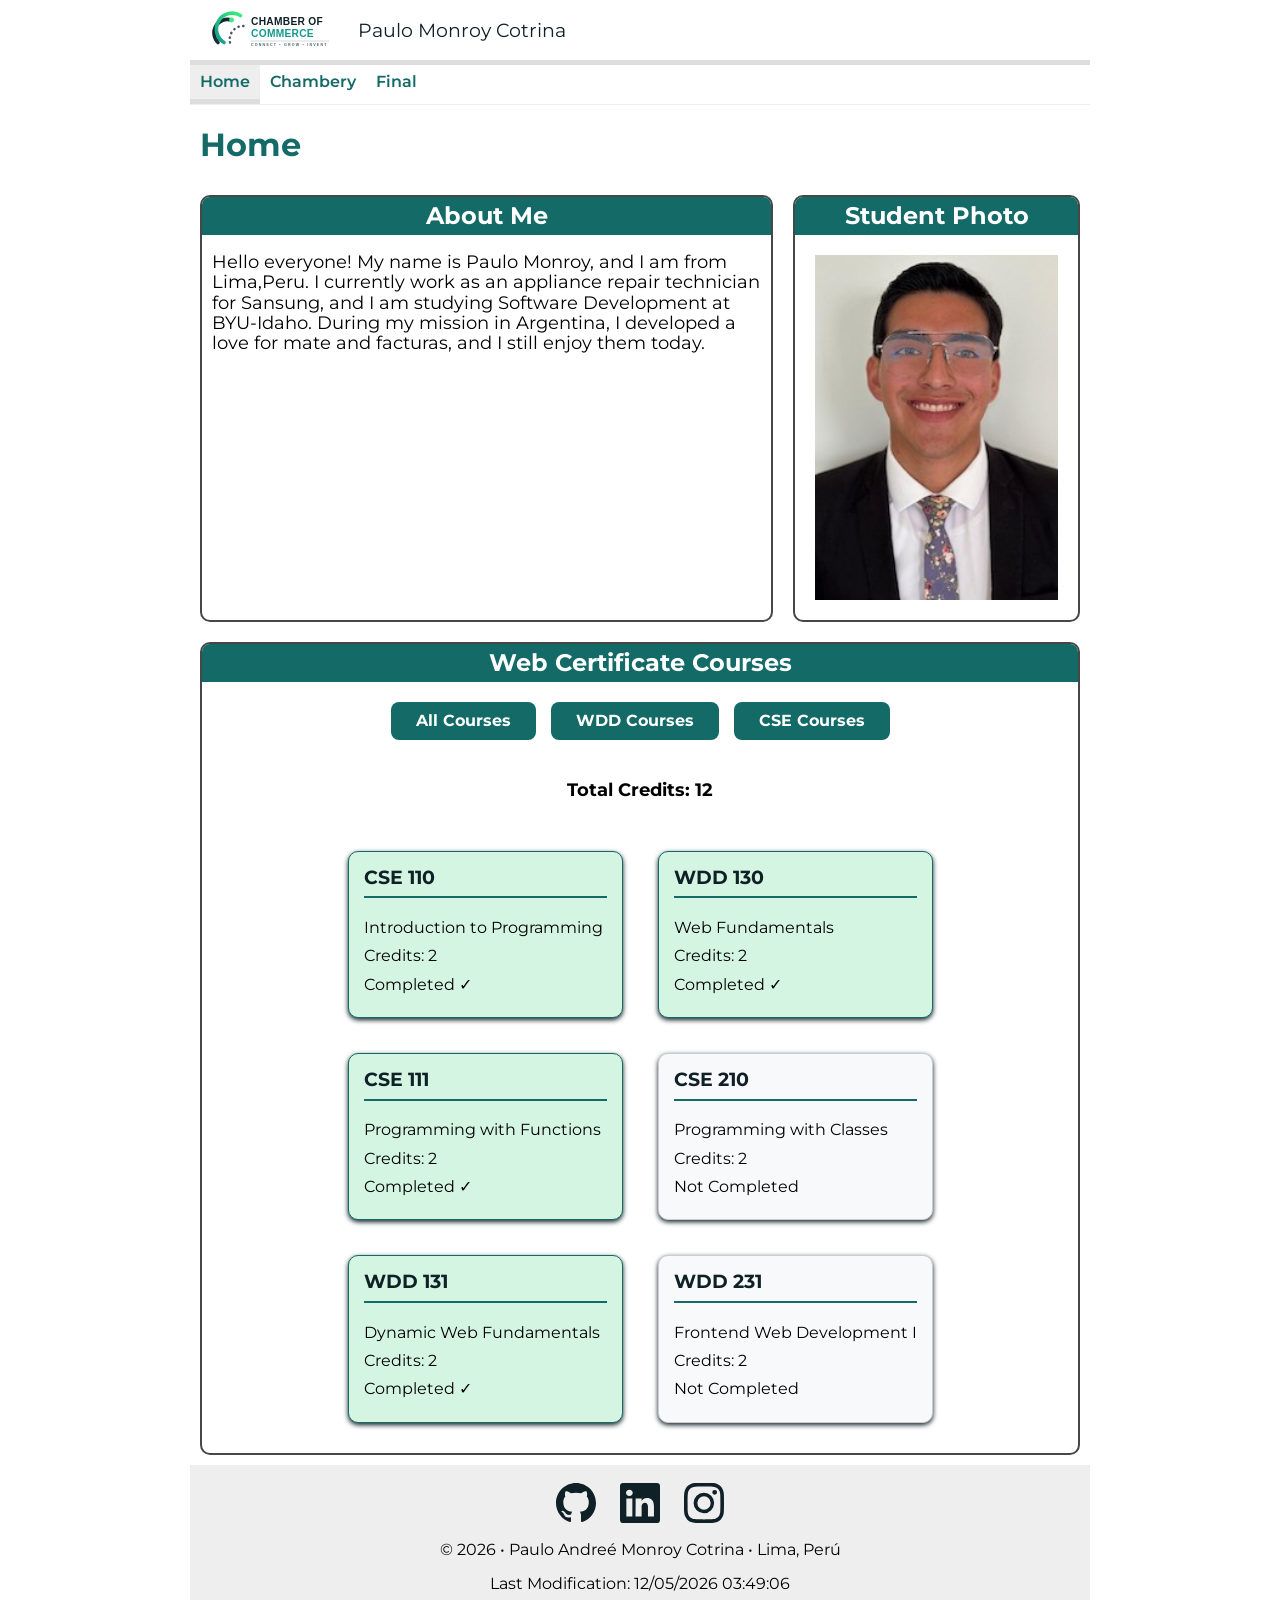
<file: index.html>
<!DOCTYPE html>
<html lang="en">
<head>
    <meta charset="UTF-8">
    <meta name="viewport" content="width=device-width, initial-scale=1.0">
    <title>WDD 231 - My Chamber of Commerce</title>
    <meta name="description" content="Discover local businesses, community events, and business opportunities. Connect with our local community and explore what our city has to offer.">
    <meta name="author" content="Paulo Andree Monroy Cotrina">

    <meta property="og:type" content="website">
    <meta property="og:url" content="https://paulomonroyc.github.io/wdd231/">
    <meta property="og:title" content="WDD 231 - My Chamber of Commerce">
    <meta property="og:description" content="Discover local businesses, community events, and business opportunities. Connect with our local community and explore what our city has to offer.">
    <meta property="og:image" content="https://PauloMonroyC.github.io/wdd231/images/og-image.jpg">

    <link rel="stylesheet" href="styles/normalize.css">
    <link rel="stylesheet" href="styles/small.css">
    <link rel="stylesheet" href="styles/larger.css">

    <script src="scripts/navigation.js" defer></script>
    <script src="scripts/date.js" defer></script>
    <script src="scripts/course.js" defer></script>

    <link rel="preconnect" href="https://fonts.googleapis.com">
    <link rel="preconnect" href="https://fonts.gstatic.com" crossorigin>
    <link href="https://fonts.googleapis.com/css2?family=Google+Sans:ital,opsz,wght@0,17..18,400..700;1,17..18,400..700&family=Montserrat:ital,wght@0,100..900;1,100..900&display=swap" rel="stylesheet">
    
    <link rel="icon" href="images/favicon.ico">

</head>

<body>
    <header>
        <img src="images/logo_chamber_of_commerce.svg" alt="site-logo" width="100" height="100">
        <div class="spanname">
            <span>Paulo Monroy Cotrina</span>
        </div>
       
        <button id="ham-btn" class="hamburguer" aria-label="Toggle navigation menu" aria-expanded="false"    ></button>
    </header>

    <nav id="nav-bar" class="navigation">
        <ul>
            <li class="current"><a href="index.html" aria-current="page">Home</a></li>
            <li><a href="chamber.html">Chambery</a></li>
            <li><a href="final.html">Final</a></li>
        </ul>
    </nav>
    <main>
        <h1>Home</h1>
        <div class="grid">
            <section class="card1">
            <h2 class="aboutme">About Me</h2>
            <p>Hello everyone! My name is Paulo Monroy, and I am from Lima,Peru. I currently work as an appliance repair technician for Sansung, and I am studying Software Development at BYU-Idaho. During my mission in Argentina, I developed a love for mate and facturas, and I still enjoy them today.</p>

            </section>
            <section class="card2">
                <h2>Student Photo</h2>
                <div class="img-profile">
                    <img src="images/profile.jpg" alt="Hello everyone! My name is Paulo Monroy" width="200">

                </div>

            </section>
            
            
        </div>
    <div class="grid2">
        <section class="card3">
            <h2>Web Certificate Courses</h2>
            <div class="course-filters">
                <button id="all">All Courses</button>
                <button id="wdd">WDD Courses</button>
                <button id="cse">CSE Courses</button>

            </div>
            <p id="credit-total"></p>
            <div id="course-container"></div>
        </section>
    </div>
        

    </main>
    <footer>
        <div class="social">
            <a href="https://github.com/PauloMonroyC" target="_blank"><img src="images/github.svg" alt="Git Hub profile" width="16" height="16"></a>
            <a href="https://www.linkedin.com/in/paulo-monroy-166b49391/" target="_blank"><img src="images/linkedin.svg" alt="Linkedin profile" width="16" height="16"></a>
            <a href="https://www.instagram.com/paulomonroy_4/" target="_blank"><img src="images/instagram.svg" alt="Instagram profile" width="16" height="16"></a>
        </div>

        <p>&copy; <span id="currentyear"></span> • Paulo Andreé Monroy Cotrina • Lima, Perú</p>
        <p id="lastModified"></p>
    </footer>
</body>
</html>
</file>
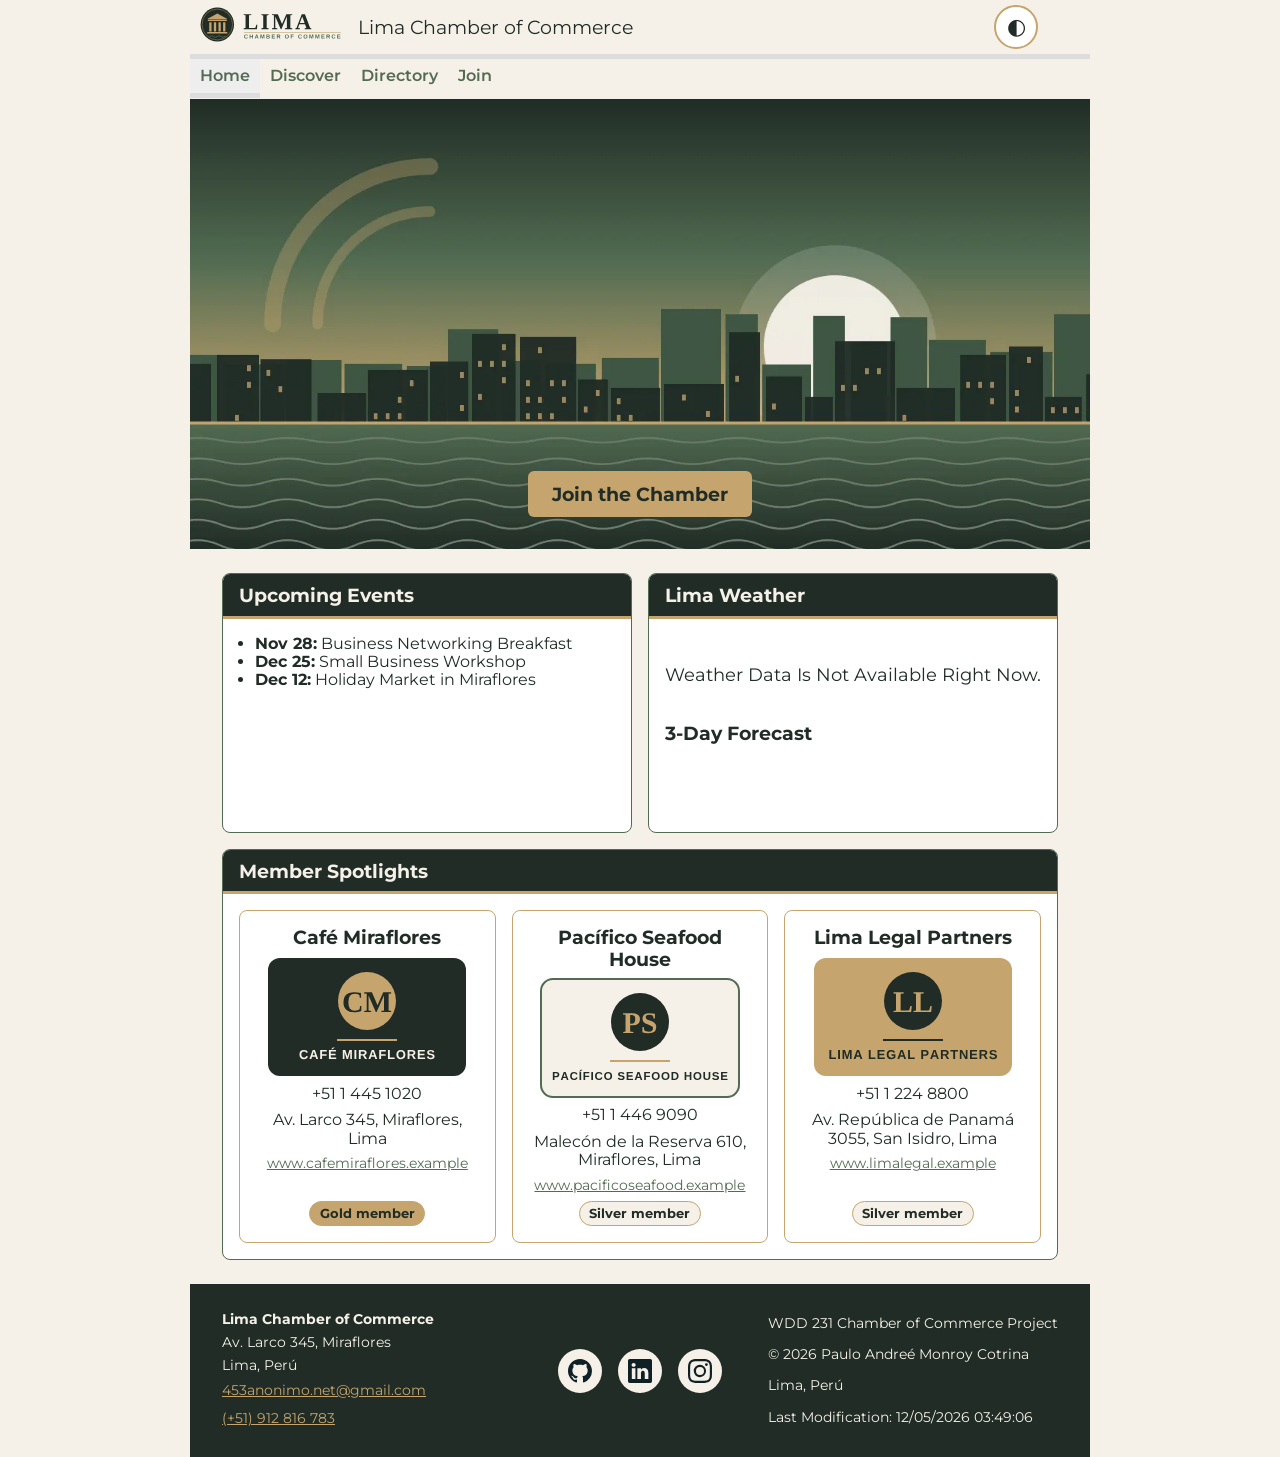
<file: chamber/index.html>
<!DOCTYPE html>
<html lang="en">
<head>
    <meta charset="UTF-8">
    <meta name="viewport" content="width=device-width, initial-scale=1.0">
    <title>Discover Local Businesses in Our Community</title>
    <meta name="description" content="Welcome to the Lima Chamber of Commerce. Connect with local businesses, check the weather, discover upcoming events, and join our growing community.">
    <meta name="author" content="Paulo Andree Monroy Cotrina">

    <meta property="og:type" content="website">
    <meta property="og:url" content="https://paulomonroyc.github.io/wdd231/chamber/index.html">
    <meta property="og:title" content="Discover Local Businesses in Our Community">
    <meta property="og:description" content="Welcome to the Lima Chamber of Commerce. Connect with local businesses, check the weather, discover upcoming events, and join our growing community.">
    <meta property="og:image" content="https://paulomonroyc.github.io/wdd231/chamber/images/og-image.jpg">
    <meta property="og:image:width" content="1200">
    <meta property="og:image:height" content="630">
    <meta property="og:image:alt" content="Lima Chamber of Commerce, connecting local businesses">

    <link rel="stylesheet" href="styles/normalize.css">
    <link rel="stylesheet" href="styles/small.css">
    <link rel="stylesheet" href="styles/larger.css">
    
    <script src="scripts/spotlights.js" defer></script>
    <script src="scripts/weather.js" defer></script>
    <script src="scripts/navigation.js" defer></script>
    <script src="scripts/date.js" defer></script>
    <script src="scripts/darkmode.js" defer></script>

    <link rel="preconnect" href="https://fonts.googleapis.com">
    <link rel="preconnect" href="https://fonts.gstatic.com" crossorigin>
    <link rel="stylesheet" href="https://fonts.googleapis.com/css2?family=Montserrat&display=swap">

    <link rel="icon" href="images/favicon1.ico">

    <link rel="canonical" href="https://paulomonroyc.github.io/wdd231/chamber/index.html">

</head>

<body>
    <a class="skip-link" href="#main">Skip to main content</a>
    <header>
        <img src="images/logo-horizontal.svg" alt="Lima Chamber of Commerce logo" width="260" height="60">
        <div class="spanname">
            <span>Lima Chamber of Commerce</span>  
        </div>
        <button id="theme-toggle" class="theme-toggle" aria-label="Toggle dark mode" aria-pressed="false">◐</button>
        <button id="ham-btn" class="hamburguer" aria-label="Toggle navigation menu" aria-expanded="false"></button>
    </header>
    
    <nav id="nav-bar" class="navigation">
        <ul>
            <li class="current"><a href="index.html" aria-current="page">Home</a></li>
            <li><a href="discover.html">Discover</a></li>
            <li><a href="directory.html">Directory</a></li>
            <li><a href="join.html">Join</a></li>
            
        </ul>
    </nav>
    
    
    <main id="main">
        <h1 class="visually-hidden">Welcome to the Lima Chamber of Commerce</h1>
        <div class="hero">
            <img src="images/hero.webp" 
            srcset="images/hero-small.webp 600w, images/hero.webp 1200w"
            sizes="100vw"
            alt="Sunset over the Lima skyline and the Pacific Ocean"
            width="1200" height="600"
            fetchpriority="high">
            <a href="join.html" class="cta">Join the Chamber</a>
        </div>

        <div class="home-grid">
            <section class="home-card" id="events">
                <h2>Upcoming Events</h2>
                <ul>
                    <li><strong>Nov 28:</strong> Business Networking Breakfast</li>
                    <li><strong>Dec 25:</strong> Small Business Workshop</li>
                    <li><strong>Dec 12:</strong> Holiday Market in Miraflores</li>
                    
                </ul>
            </section>

            <section class="home-card" id="weather">
                <h2>Lima Weather</h2>
                <div class="weather-now">
                    <img id="weather-icon" src="[data-uri]"  
                     alt="" width="100" height="100" hidden>
                    <p><span id="current-temp"></span> <span id="weather-desc"></span></p>
                </div>     

                <h3>3-Day Forecast</h3>          
                <ul id="forecast"></ul> 
            </section>
            
            <section class="home-card" id="spotlights-section">
                <h2>Member Spotlights</h2>
                <div id="spotlights"></div>
            </section>

        </div>
    </main>

    <footer>
         <div class="footer-contact">
            <address>
                <strong>Lima Chamber of Commerce</strong><br>
                Av. Larco 345, Miraflores<br>
                Lima, Perú<br>
                <a href="mailto:453anonimo.net@gmail.com">453anonimo.net@gmail.com</a>
                <a href="tel:+51912816783">(+51) 912 816 783</a>
            </address>
        </div>
         <div class="social">
            <a href="https://github.com/PauloMonroyC" target="_blank"><img src="images/github.svg" alt="Git Hub profile" width="24" height="24"></a>
            <a href="https://www.linkedin.com/in/paulo-monroy-166b49391/" target="_blank"><img src="images/linkedin.svg" alt="Linkedin profile" width="24" height="24"></a>
            <a href="https://www.instagram.com/paulomonroy_4/" target="_blank"><img src="images/instagram.svg" alt="Instagram profile" width="24" height="24"></a>
        </div>
        <div class="footer-info">
            <p>WDD 231 Chamber of Commerce Project</p>
            <p>&copy; <span id="currentyear"></span> Paulo Andreé Monroy Cotrina</p>
            <p>Lima, Perú</p>
            <p>Last Modification: <span id="lastModified"></span></p>
        </div>

    </footer>
</body>
</html>
</file>
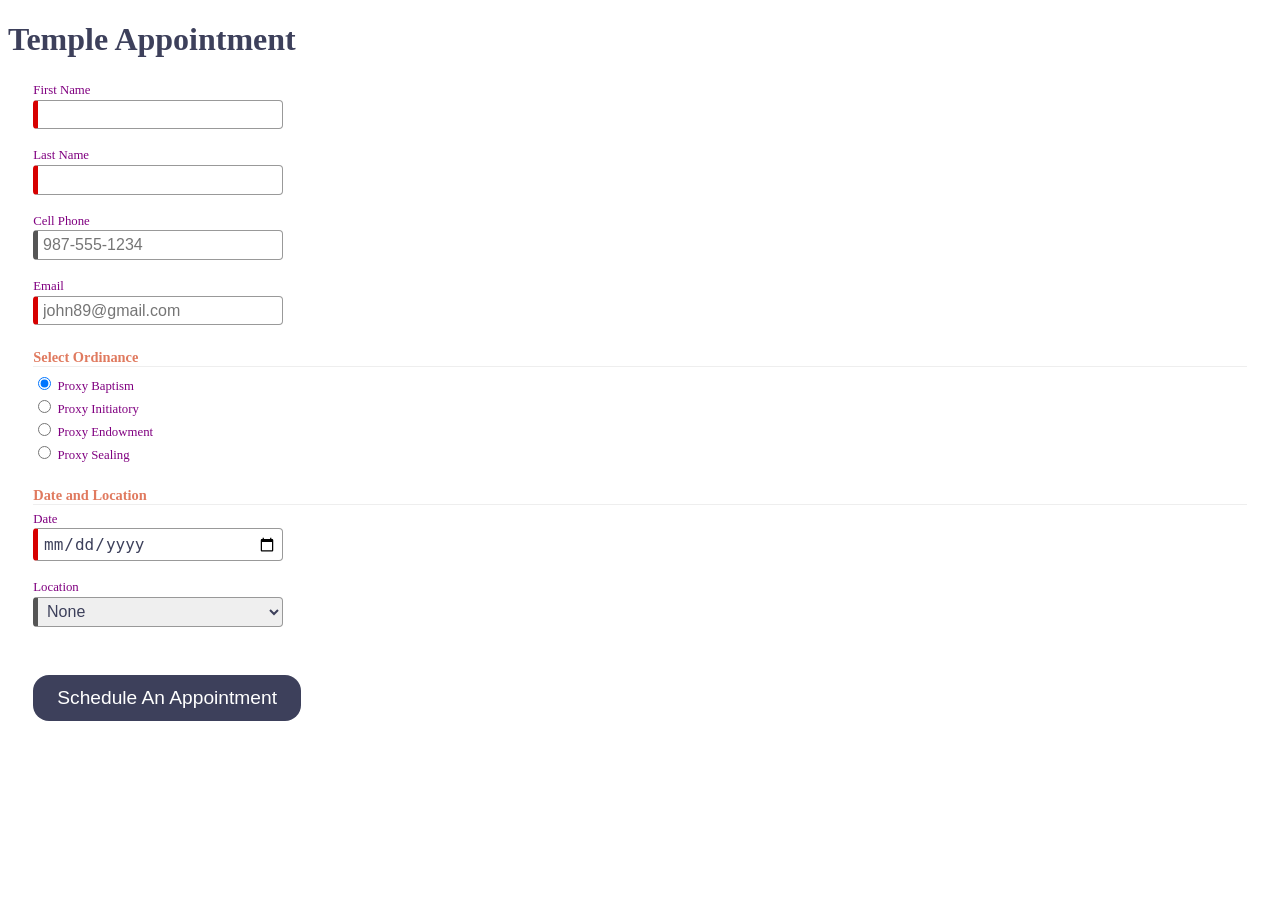
<file: week4/startHere/index.html>
<!DOCTYPE html>
<html lang="en">

<head>
  <meta charset="UTF-8">
  <meta name="viewport" content="width=device-width, initial-scale=1.0">
  <meta name="description" content="Web Lab Start File">
  <meta name="author" content="Paul Cheney">

  <link rel="stylesheet" href="styles/small.css">
  <link rel="stylesheet" href="styles/large.css">

  <title>Web Lab Start File</title>
</head>

<body>

  <main>
    <h1>Temple Appointment</h1>

    <form method="GET" action="thanks.html" class="designOne">
      <label>First Name <input type="text" name="first" required autocomplete="given-name" title="Your First Name"></label>
        <label>Last Name <input type="text" name="last" required autocomplete="family-name" title="Your Last Name"></label>
        <label>Cell Phone <input type="tel" name="phone"  autocomplete="tel" title="A Phone Number with dashes" placeholder="987-555-1234" ></label>
        <label>Email <input type="email" name="email" required placeholder="john89@gmail.com"  title="Your Email" autocomplete="email"></label>
  

        <h3>Select Ordinance</h3>
        <label><input type="radio" name="ordinance" value="Baptism" checked> Proxy Baptism</label>
        <label><input type="radio" name="ordinance" value="Initiatory"> Proxy Initiatory</label>
        <label><input type="radio" name="ordinance" value="Endowment"> Proxy Endowment</label>
        <label><input type="radio" name="ordinance" value="Sealing"> Proxy Sealing</label>

        
        <h3>Date and Location</h3>
        <label>Date <input type="date" name="date" required></label>

        <label>Location
          <select name="location" required>
            <option value="">None</option>
            <option value="Payson">Payson</option>
            <option value="Orem">Orem</option>
            <option value="Provo City Center">Provo City Center</option>
        </label>

        <input type="submit" value="Schedule An Appointment">
    </form>

    
  </main>

</body>
</html>
</file>
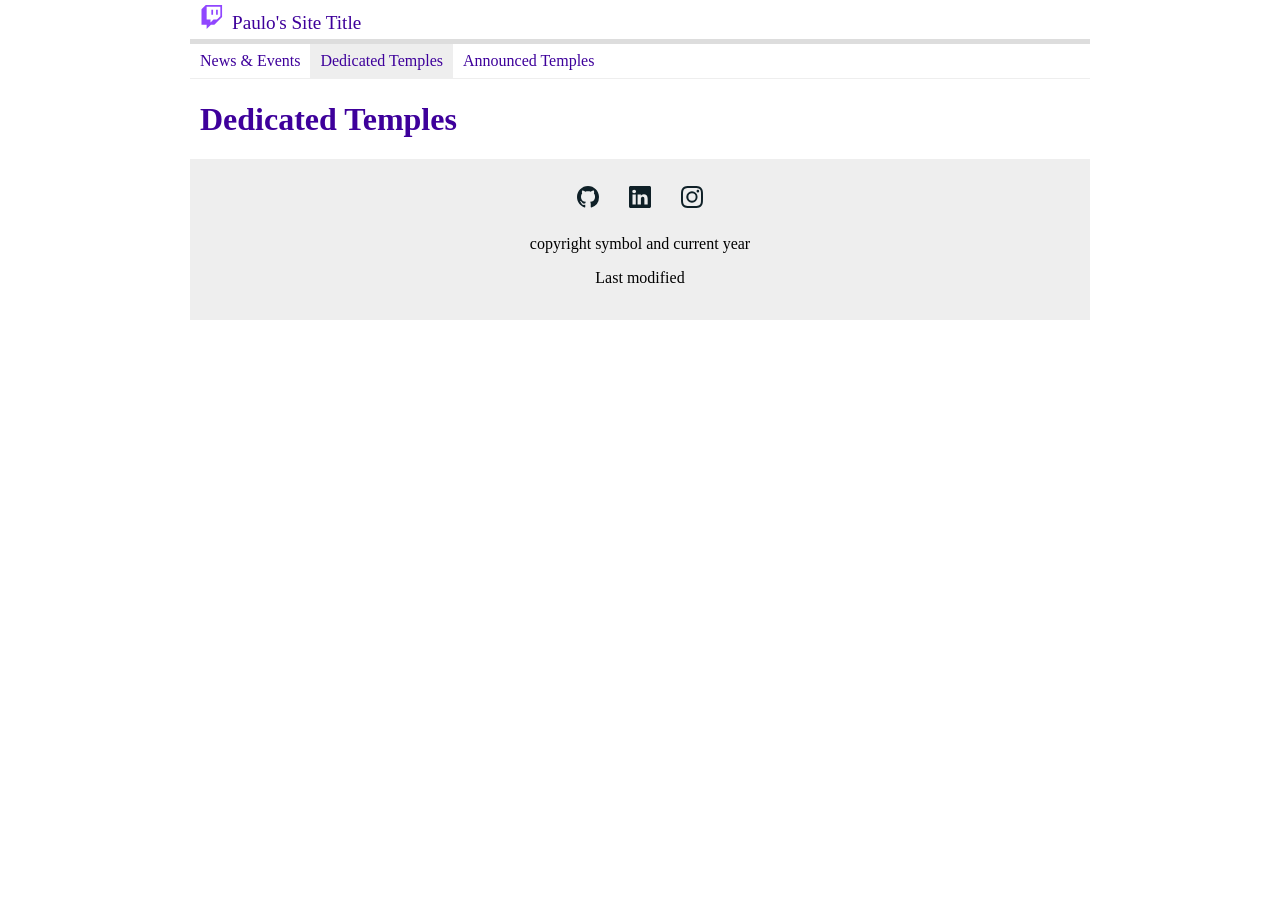
<file: index-demostration.html>
<!DOCTYPE html>
<html lang="en">
<head>
    <meta charset="UTF-8">
    <meta name="viewport" content="width=device-width, initial-scale=1.0">
    <title>Document</title>

    <link rel="stylesheet" href="styles/normalize.css">
    <link rel="stylesheet" href="styles/base-demostration.css">
    <link rel="stylesheet" href="styles/larger-demostration.css">

</head>
<body>
    <header>
        <img src="images/twitch.svg" alt="site-logo" width="16" height="16">
        <span>Paulo's Site Title</span>
        <button id="ham-btn" class="hamburguer"></button>
    </header>
    <nav id="nav-bar" class="navigation">
        <ul>
            <li ><a href="#" aria-current="page">News &amp; Events</a></li>
            <li class="current"><a href="#">Dedicated Temples</a></li>
            <li><a href="#">Announced Temples</a></li>
        </ul>
    </nav>
    
    <main>
        <h1>Dedicated Temples</h1>
    </main>
    <footer>
        <div class="social">
            <a href="https://github.com/PauloMonroyC" target="_blank"><img src="images/github.svg" alt="Git Hub profile" width="16" height="16"></a>
            <a href="https://www.linkedin.com/in/paulo-monroy-166b49391/" target="_blank"><img src="images/linkedin.svg" alt="Linkedin profile" width="16" height="16"></a>
            <a href="https://www.instagram.com/paulomonroy_4/" target="_blank"><img src="images/instagram.svg" alt="Instagram profile" width="16" height="16"></a>
        </div>
        <p>copyright symbol and current year</p>
        <p>Last modified</p>

    </footer>
    <script src="scripts/navigation.js"></script>
</body>
</html>
</file>
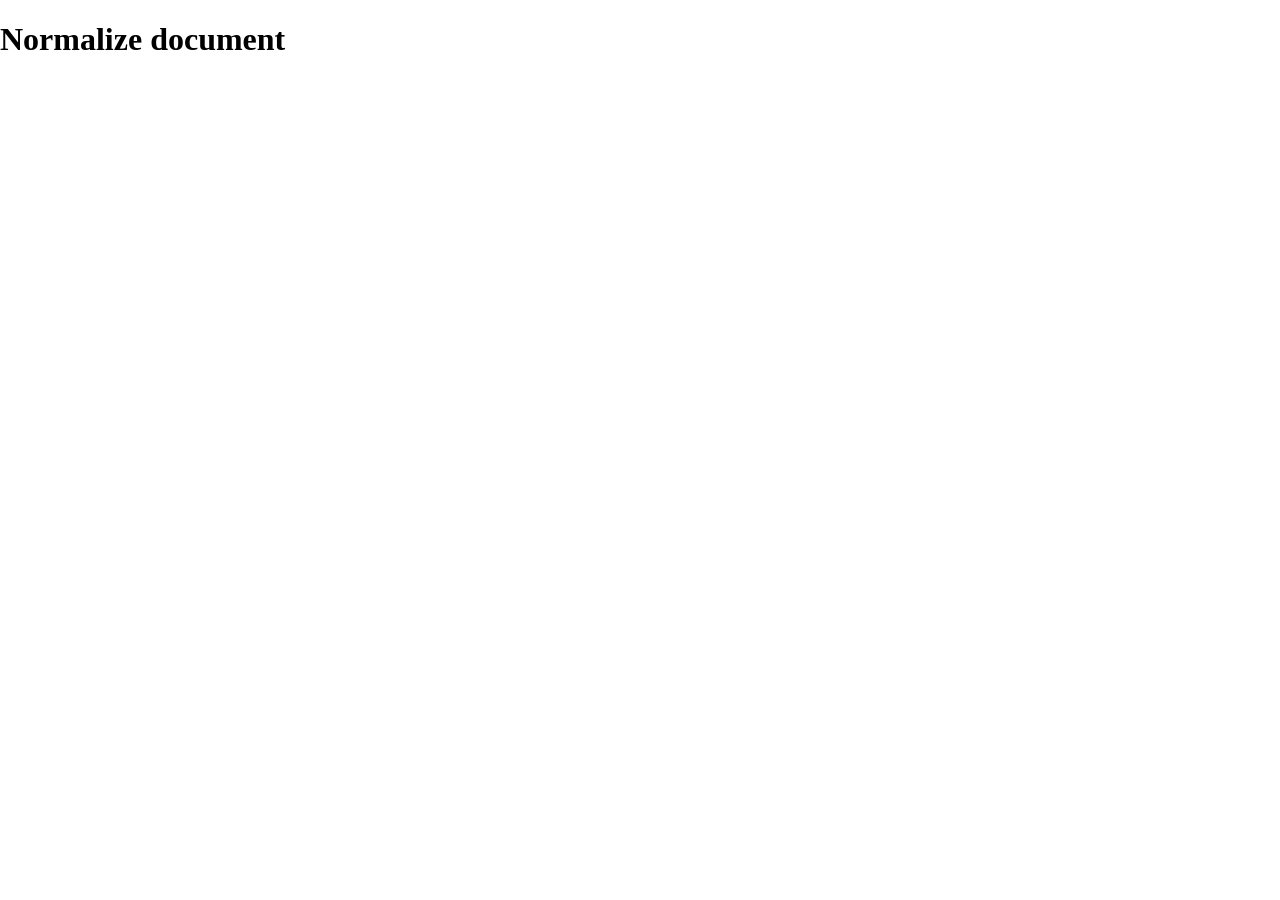
<file: normalize.html>
<!DOCTYPE html>
<html lang="en">
<head>
    <meta charset="UTF-8">
    <meta name="viewport" content="width=device-width, initial-scale=1.0">
    <title>normalize</title>
    <link rel="stylesheet" href="styles/normalize.css">
    <!-- ALTERNATIVE -> Content Delivery Network (CDN)
    <link rel="stylesheet" href="https://cdnjs.cloudflare.com/ajax/libs/normalize/8.0.1/normalize.min.css">
    -->
    
    <!--AT THE END or Right before the closing "body"-->
    <!--<script src="scripts/apps.js" defer></script>-->

</head>
<body>
    <header>
        <h1>Normalize document</h1>
    </header>
    <main></main>
    <footer></footer>
    <!--<script src="scripts/apps.js" defer></script>-->

</body>
</html>
</file>
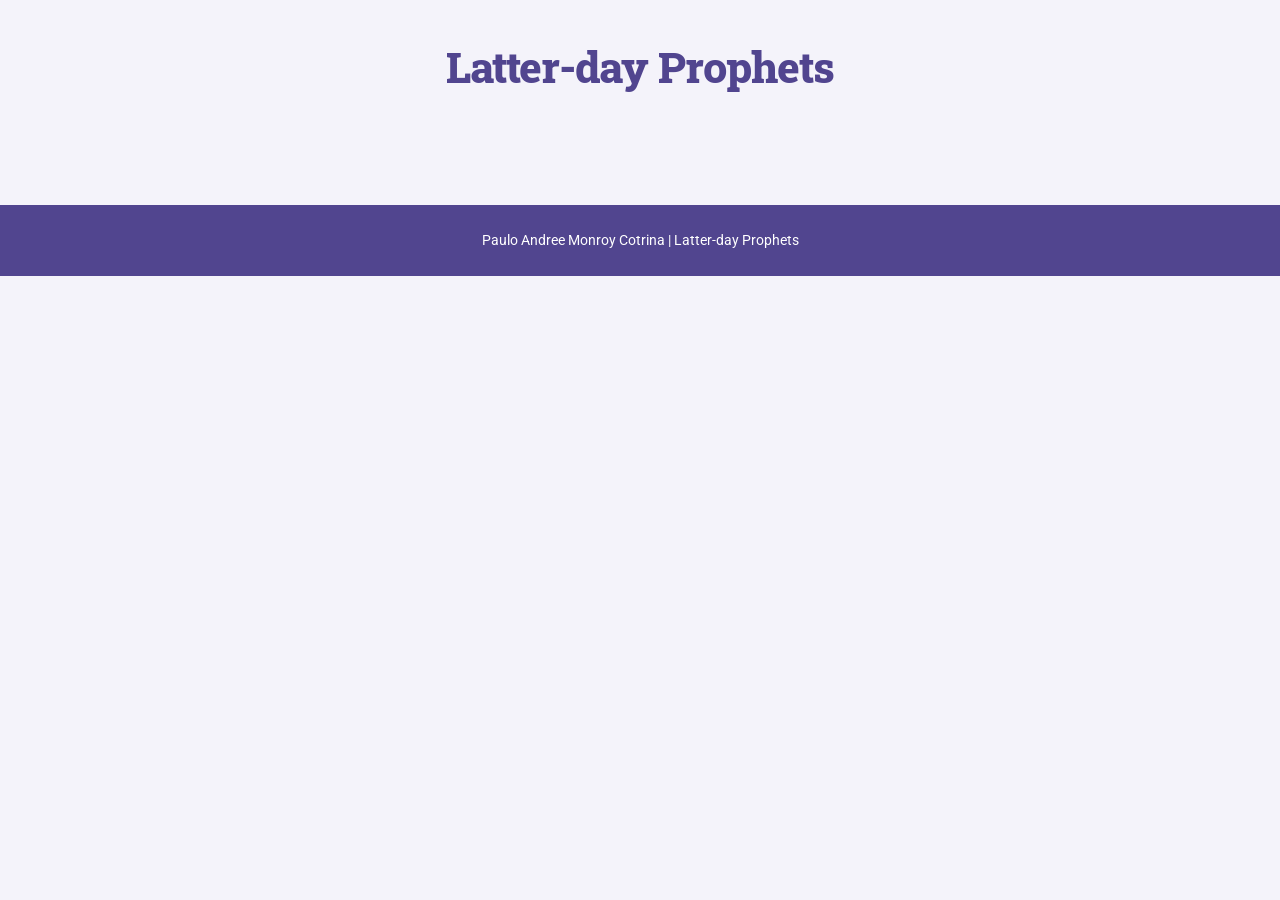
<file: prophets.html>
<!DOCTYPE html>
<html lang="en">
<head>
    <meta charset="UTF-8">
    <meta name="viewport" content="width=device-width, initial-scale=1.0">
    <title>Latter-day Prophets Assignment</title>
    <meta name="description" content="">
    <meta name="author" content="Paulo Andree Monroy Cotrina">


    <link rel="stylesheet" href="styles/prophets.css">
    
    <script src="scripts/prophets.js" defer></script>


</head>

<body>
    <header>
        <h1>Latter-day Prophets</h1>
    </header>
    <main>
        <div id="cards">
        
        </div>
    </main>
    <footer>
        Paulo Andree Monroy Cotrina | Latter-day Prophets
    </footer>
</body>
</html>
</file>
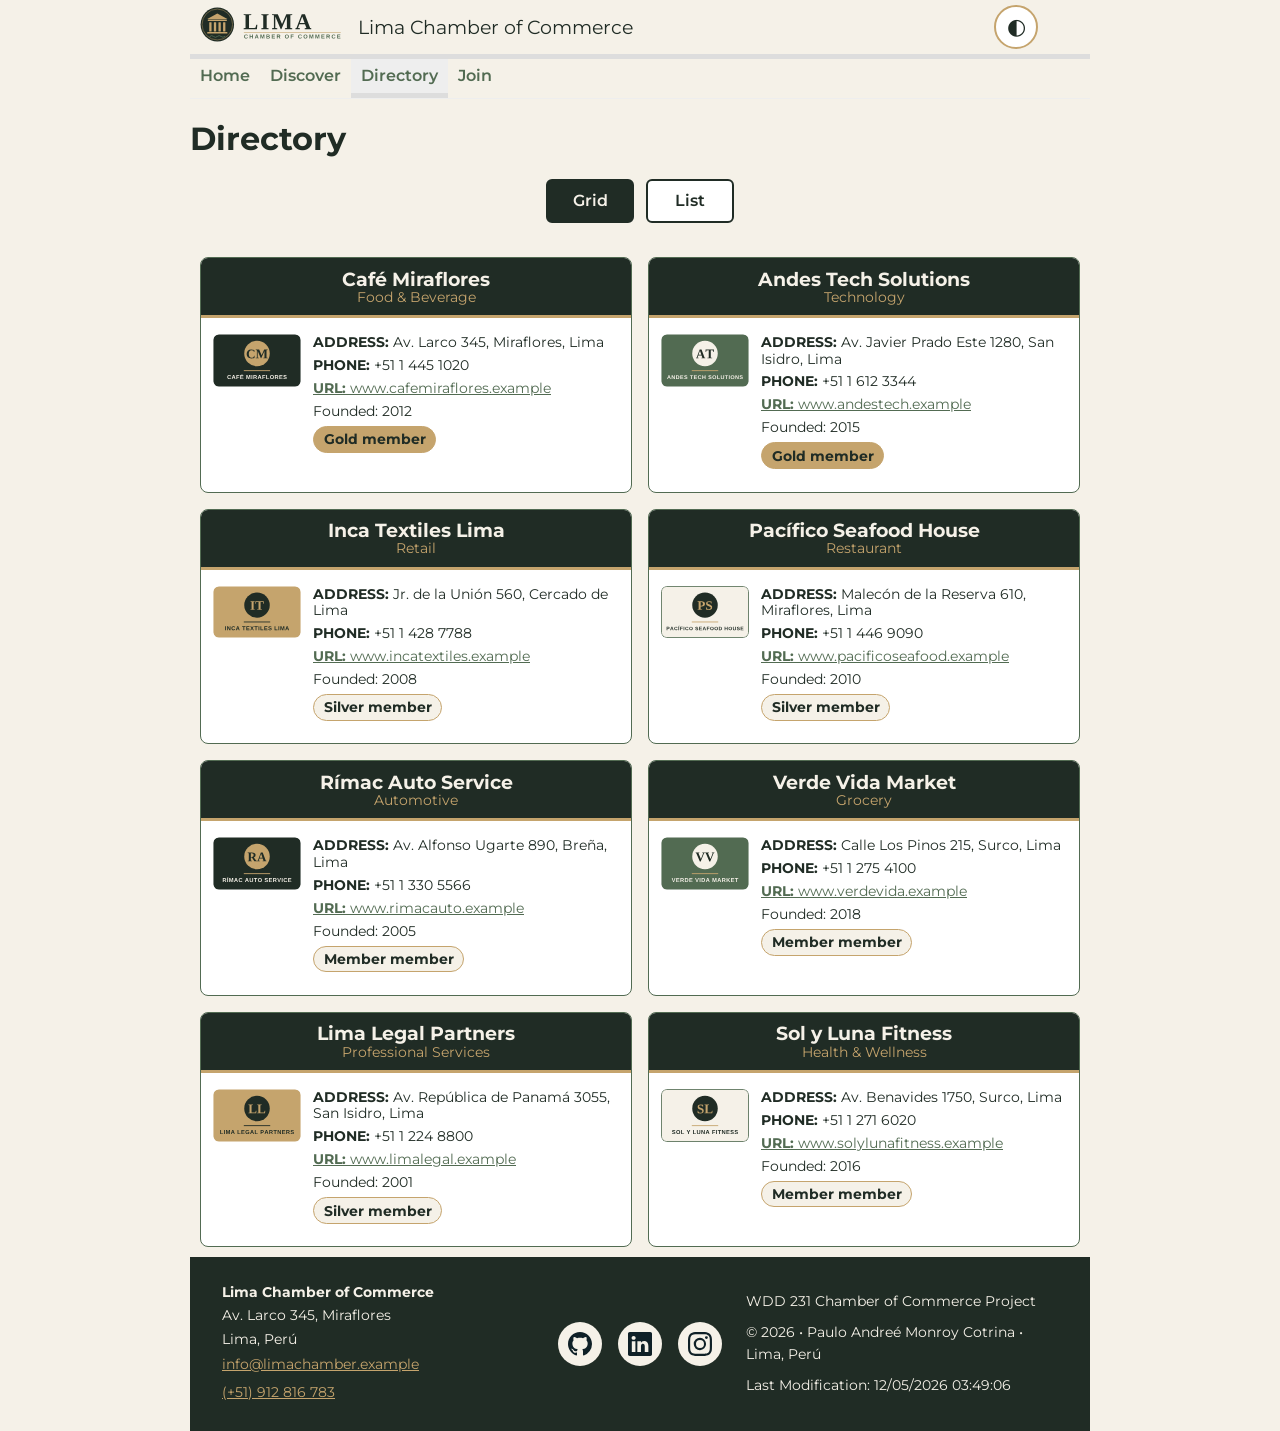
<file: chamber/directory.html>
<!DOCTYPE html>
<html lang="en">
<head>
    <meta charset="UTF-8">
    <meta name="viewport" content="width=device-width, initial-scale=1.0">
    <title>Lima Chamber Directory Page</title>
    <meta name="description" content="Explore Lima's local business directory, upcoming events, and membership opportunities with the Chamber of Commerce.">
    <meta name="author" content="Paulo Andree Monroy Cotrina">

    <meta property="og:type" content="website">
    <meta property="og:url" content="https://paulomonroyc.github.io/wdd231/chamber/directory.html">
    <meta property="og:title" content="Lima Chamber Directory Page">
    <meta property="og:description" content="Explore Lima's local business directory, upcoming events, and membership opportunities with the Chamber of Commerce.">
    <meta property="og:image" content="https://paulomonroyc.github.io/wdd231/chamber/images/og-image.jpg">
    <meta property="og:image:width" content="1200">
    <meta property="og:image:height" content="630">
    <meta property="og:image:alt" content="Lima Chamber of Commerce, connecting local businesses">

    <link rel="stylesheet" href="styles/normalize.css">
    <link rel="stylesheet" href="styles/small.css">
    <link rel="stylesheet" href="styles/larger.css">
    
    <script src="scripts/content.js" defer></script>
    <script src="scripts/navigation.js" defer></script>
    <script src="scripts/date.js" defer></script>
    <script src="scripts/darkmode.js" defer></script>

    <link rel="preconnect" href="https://fonts.googleapis.com">
    <link rel="preconnect" href="https://fonts.gstatic.com" crossorigin>
    <link rel="stylesheet"
        href="https://fonts.googleapis.com/css2?family=Montserrat&display=swap"
        media="print" onload="this.media='all'">
    <noscript>
    <link rel="stylesheet" href="https://fonts.googleapis.com/css2?family=Montserrat&display=swap">
    </noscript>

    <link rel="icon" href="images/favicon1.ico">

</head>

<body>
    <header>
        <img src="images/logo-horizontal.svg" alt="Lima Chamber of Commerce logo" width="260" height="60">
        <div class="spanname">
            <span>Lima Chamber of Commerce</span>  
        </div>
        <button id="theme-toggle" class="theme-toggle" aria-label="Toggle dark mode" aria-pressed="false">◐</button>
        <button id="ham-btn" class="hamburguer" aria-label="Toggle navigation menu" aria-expanded="false"></button>
    </header>
    
    <nav id="nav-bar" class="navigation">
        <ul>
            <li><a href="index.html">Home</a></li>
            <li><a href="discover.html">Discover</a></li>
            <li class="current"><a href="directory.html" aria-current="page">Directory</a></li>
            <li><a href="join.html">Join</a></li>
            
        </ul>
    </nav>
    
    
    <main>
        <h1>Directory</h1>

        <div id="view-buttons">
            <button id="grid" aria-pressed="true">Grid</button>
            <button id="list" aria-pressed="false">List</button>

            
        </div>
        
        <section id="members" class="grid"></section>
        
    </main>

    <footer>
         <div class="footer-contact">
            <address>
                <strong>Lima Chamber of Commerce</strong><br>
                Av. Larco 345, Miraflores<br>
                Lima, Perú<br>
                <a href="mailto:453anonimo.net@gmail.com">info@limachamber.example</a>
                <a href="tel:+51912816783">(+51) 912 816 783</a>
            </address>
        </div>
         <div class="social">
            <a href="https://github.com/PauloMonroyC" target="_blank"><img src="images/github.svg" alt="Git Hub profile" width="24" height="24"></a>
            <a href="https://www.linkedin.com/in/paulo-monroy-166b49391/" target="_blank"><img src="images/linkedin.svg" alt="Linkedin profile" width="24" height="24"></a>
            <a href="https://www.instagram.com/paulomonroy_4/" target="_blank"><img src="images/instagram.svg" alt="Instagram profile" width="24" height="24"></a>
        </div>
        <div class="footer-info">
             <p>WDD 231 Chamber of Commerce Project</p>
            <p>&copy; <span id="currentyear"></span> • Paulo Andreé Monroy Cotrina • Lima, Perú</p>
            <p>Last Modification: <span id="lastModified"></span></p>
        </div>

    </footer>
</body>
</html>
</file>
<file: styles/small.css>
:root{
    --primary-color: #0F2027;
    --secondary-color:#136a66;
    --tertiary-color:#35E97E;
    --quaternary-color: #5B99E3;
}

*{
    box-sizing: border-box;
    font-family:"Montserrat", sans-serif;
}

header {
    display: grid;
    grid-template-columns: 150px auto 44px;
    padding: 5px 0 5px 10px;
    align-items: center;
    border-bottom: solid 5px #ddd;
    column-gap: 8px;
   
  
}

header img {
    display: block;
    width: 100%;
    height: auto;
    padding-bottom: 5px;
   
}

header span {
    font-size: 1.2rem;
    color: var(--primary-color);

}

.hamburguer {
    background: none;
    color:  var(--secondary-color);
    border:none;
    cursor: pointer;
    font-size: 2rem;
    font-family: Verdana, Geneva, Tahoma, sans-serif;
}

.hamburguer::before {
    content: "\2630";
   
}

.hamburguer.show::before {
    content: "\000D7";
   
}

.navigation {
    
    display: none;
}

.navigation.show{
    display: block;
}

.navigation ul{
     list-style-type: none;
        margin: 0;
        padding: 0;
}

.navigation a {
    
    display: block;
    font-weight: 600;
    padding: .5rem 10px;
    color: var(--secondary-color);
    text-decoration: none;
    border-bottom: solid 1px #ddd
       
}

.navigation li.current{
    
    border-bottom: solid 5px #ddd;
    background-color: #eee;
}

.navigation a:hover {
    background-color: #BEF8D6;
}

h1{
    margin-left: 10px;
    color:  var(--secondary-color);

}

footer{
    background-color: #eee;
    padding: 1rem 10px;
    text-align: center;

}

.social{
    display: flex;
    justify-content: center;
    column-gap: 20px;
}

.social a{
    display: flex;
    justify-content: center;
    align-items: center;
    width: 44px;
    height: 44px;
    border-radius: 22px;
    
}


.social img{
    width: 40px;
    height: 40px;
}

.social a:hover{
    background-color: #ddd;
}


.aboutme{
    color: var(--secondary-color);
}

.grid {
    display: grid;
    grid-template-columns: 1fr;
    gap: 20px;
    max-height: 100%;
    width: 100%;
    margin: auto;
    padding: 10px;
}

.card1 {
    display: flex;
    flex-direction: column;
    border: 2px solid #474747;
    border-radius: 10px;
    overflow: hidden;
    max-width: 100%;
    min-height: auto;
    box-sizing: border-box;
}

.card1 h2{
    background-color:var(--secondary-color);
    color:#ffff;
    margin: 0;
    padding: 5px;
    text-align: center;
}

.card1 p{
    padding: 0 10px;
    font-size: 1.1rem;
}

.card2 {
    display: flex;
    flex-direction: column;
    border: 2px solid #474747;
    border-radius: 10px;
    overflow: hidden;
    max-width: 100%;
    min-height: auto;
    box-sizing: border-box;
    

}

.card2 h2{
    background-color:var(--secondary-color);
    color:#ffff;
    margin: 0;
    padding: 5px;
    text-align: center;
  
   
}

.card2 img{
    display: block;
    border-radius: 20px;
    width: 100%;
    max-width: 300px;
    height: auto;
    padding: 20px;
    margin: auto;

}

.img-profile{
    text-align: center;


}

.card3{
    display: flex;
    flex-direction: column;
    border: 2px solid #474747;
    overflow: hidden;
    border-radius: 10px;
    max-width: 100%;
    min-height: auto;
    box-sizing: border-box;
    
}

.card3 h2{

    background-color:var(--secondary-color);
    color:#ffff;
    margin: 0;
    padding: 5px;
    text-align: center;
    
}

.grid2{
     display: grid;
    grid-template-columns: 3fr;
    gap: 20px;
    max-height: 100%;
    width: 100%;
    margin: auto;
    padding: 10px;
}




.course-card.completed {
    background-color: #d5f5e3;
    border-color: var(--secondary-color);
}


.course-filters {
    display: flex;
    justify-content: center;
    align-items: center;
    gap: 15px;
    margin: 20px auto;
    flex-wrap: wrap;
}

.course-filters button {
    padding: 10px 25px;
    border: none;
    border-radius: 8px;
    background-color: var(--secondary-color);
    color: white;
    font-size: 1rem;
    font-weight: bold;
    cursor: pointer;
    transition: background-color 0.3s, transform 0.2s;
}

.course-filters button:hover {
    background-color: var(--primary-color);
    transform: translateY(-2px);
}


#course-container {
    display: grid;
    grid-template-columns: repeat(2, 1fr);
    gap: 15px;
    max-width: 900px;
    margin: 20px auto;
}

.course-card {
    border: 1px solid #ccc;
    border-radius: 10px;
    padding: 15px;
    margin: 10px;
    background-color: #f8f9fa;
    box-shadow: 0 2px 5px var(--primary-color)
}

.course-card h3 {
    margin-top: 0;
    color: var(--primary-color);
    border-bottom: 2px solid var(--secondary-color);
    padding-bottom: 8px;
}

.course-card p {
    margin: 6px 0;
    line-height: 1.4;
}

#credit-total {
    text-align: center;
    font-weight: bold;
    font-size: 1.1rem;
    margin: 20px auto;
}
</file>
<file: styles/larger.css>
@media only screen and (min-width: 38rem) {

    header,
    main,
    nav,
    footer {
        max-width: 900px;
        margin: 0 auto;
    }

    .grid {
    display: grid;
    grid-template-columns: 2fr 1fr;
    gap: 20px;
    max-height: 100%;
    width: 100%;
    margin: auto;
    padding: 10px;
}

    header {
        grid-template-columns: 150px auto;
    }

    .hamburguer {
        display: none;
    }

    .navigation {
        display: block;
        border-bottom: solid 1px #eee;

    }

    .navigation ul {

        display: flex;
    }

    .navigation a{
        border: none;
    }

    
}


@media screen and (max-width: 600px) {
    #course-container {
        grid-template-columns: 1fr;
    }

    .course-filters {
        gap: 8px;
    }

    .course-filters button {
        padding: 9px 15px;
        font-size: 0.9rem;
    }
}
</file>
<file: chamber/styles/small.css>
:root{
    --primary-color:#202C25;
    --secondary-color:#526B52;
    --accent-color:#C5A46D;
    --background-color:#F5F1E8;
    --surface-color:#FFFFFF;
    --text-color:#202C25;
    --link-color: #526B52;

    --on-primary: #F5F1E8;     
    --border-color: #DDDDDD;
    --hover-bg: #BEF8D6;
    --current-bg: #EEEEEE;
    --pressed-bg: #202C25;


}

*{
    box-sizing: border-box;
    font-family:"Montserrat", sans-serif;
}
/*------------------ GRID FOR THE HEADER------------------------- */

header {
    display: grid;
    grid-template-columns: 150px 1fr 44px 44px;
    padding: 5px 0 5px 10px;
    align-items: center;
    border-bottom: solid 5px var(--border-color);
    column-gap: 8px;
   
  
}

header img {
    display: block;
    width: 100%;
    height: auto;
    padding-bottom: 5px;
   
}

header span {
    font-size: 1.2rem;
    color: var(--text-color);

}

/*------------------ HAMBURGUER BUTTON------------------------- */

.hamburguer::before{
    content: "\2630";
}

.hamburguer.show::before{
    content:"\000D7 ";
}

.hamburguer {
    background: none;
    border: none;
    color: var(--link-color);
    cursor: pointer;
    font-size: 2rem;
    font-family: Verdana, Geneva, Tahoma, sans-serif;

}

/*------------------ DARK MODE ------------------------- */

[data-theme="dark"] {
  --primary-color: #0F1612;        
  --background-color: #161E19;
  --surface-color: #1F2A23;
  --text-color: #F5F1E8;
  --link-color: #9DBB9D;   
  --border-color: #3A4A40;
  --hover-bg: #2F4A38;
  --current-bg: #1F2A23;
  --pressed-bg: #526B52;       
}

body {
  color: var(--text-color);
  background-color: var(--background-color);
}

a {
  color: var(--link-color);
}

.theme-toggle {
  width: 2.75rem;
  height: 2.75rem;
  font-size: 1.4rem;
  color: var(--text-color);
  background-color: var(--surface-color);
  border: 2px solid var(--accent-color);
  border-radius: 50%;
  cursor: pointer;
}

.theme-toggle:focus-visible {
  outline: 3px solid var(--accent-color);
  outline-offset: 2px;
}



/*------------------ NAVIGATION MENU------------------------- */

.navigation {
    display: none;

}

.navigation.show{
    display: block;
}

.navigation ul{
    list-style-type: none;
    margin: 0;
    padding: 0;
}

.navigation a {
    
    display: block;
    font-weight: 600;
    padding: .5rem 10px;
    color: var(--link-color);
    text-decoration: none;
    border-bottom: solid 1px var(--border-color);
       
}

.navigation li.current{
    
    border-bottom: solid 5px var(--border-color);
    background-color: var(--current-bg);
}

.navigation a:hover {
    background-color: var(--hover-bg);
}

/* VIEW BUTTONS */

#view-buttons {
    display: flex;
    justify-content: center;
    gap: 0.75rem;
    margin: 1rem 0 1.5rem;
}

#view-buttons button{
    min-width: 5.5rem;
    min-height: 2.75rem;
    padding: 0.5rem 1.25rem;
    font: inherit;
    font-weight: 600;
    color: var(--text-color);
    background-color: var(--surface-color);
    border: 2px solid var(--text-color);
    border-radius: 6px;
    cursor: pointer;
}

#view-buttons button:hover {
  background-color: var(--hover-bg);
}

#view-buttons button[aria-pressed="true"] {
  color: var(--on-primary);
  background-color: var(--pressed-bg);
}

#view-buttons button:focus-visible {
  outline: 3px solid var(--accent-color);
  outline-offset: 2px;


}

.member-card{
    background-color: var(--surface-color);
    border: 1px solid var(--secondary-color);
    border-radius: 8px;
    overflow: hidden;
}

.member-card a {
  color: var(--link-color);
  overflow-wrap: anywhere;
}

.level {
  line-height: 1.4;
  display: inline-block;
  justify-self: start;
  padding: 0.15rem 0.6rem;
  font-size: 0.8rem;
  font-weight: 700;
  color: var(--text-color);
  background-color: var(--background-color);
  border: 1px solid var(--accent-color);
  border-radius: 999px;
}

.level-3 {
  color: #202C25;
  background-color: var(--accent-color);
}

#members.grid {
  display: grid;
  grid-template-columns: repeat(auto-fit, minmax(min(100%, 20rem), 1fr));
  gap: 1rem;
}

#members.grid .member-card {
  display: grid;
  grid-template-columns: 7rem 1fr;
  align-content: start;
  padding-bottom: 1rem;
}

#members.grid h2,
#members.grid .tagline {
  grid-column: 1 / -1;
  margin: 0;
  text-align: center;
  color: var(--on-primary);
  background-color: var(--primary-color);
}

#members.grid h2 {
  grid-row: 1;
  padding: 0.6rem 0.75rem 0;
  font-size: 1.2rem;
  color: var(--on-primary);
}

#members.grid .tagline {
  grid-row: 2;
  padding: 0 0.75rem 0.6rem;
  font-size: 0.85rem;
  color: var(--accent-color);
  border-bottom: 3px solid var(--accent-color);
}

#members.grid img {
  grid-column: 1;
  grid-row: 3 / span 5;
  align-self: start;
  justify-self: center;
  width: 5.5rem;
  height: auto;
  margin-top: 1rem;
  border-radius: 6px;
}

#members.grid .address,
#members.grid .phone,
#members.grid .url,
#members.grid .founded,
#members.grid .level {
  grid-column: 2;
  margin: 0 1rem 0.4rem 0;
  font-size: 0.9rem;
}

#members.grid .address {
  margin-top: 1rem;
}

#members.grid .address::before { content: "ADDRESS: "; font-weight: 700; }
#members.grid .phone::before   { content: "PHONE: ";   font-weight: 700; }
#members.grid .url::before     { content: "URL: ";     font-weight: 700; }


/*--------------LIST VIEW--------------- */

#members.list {
  display: grid;
  grid-template-columns: 1fr;
}

#members.list .member-card {
  display: grid;
  gap: 0.15rem;
  padding: 0.9rem 1rem;
  border: none;
  border-radius: 0;
}

#members.list .member-card:nth-child(even) {
  background-color: color-mix(in srgb, var(--accent-color) 15%, var(--surface-color));
}

#members.list h2 {
  margin: 0;
  font-size: 1rem;
  color: var(--text-color);
}

#members.list p {
  margin: 0;
}

#members.list img,
#members.list .tagline,
#members.list .founded,
#members.list .level {
  display: none;
}

footer {
  display: grid;
  gap: 1.5rem;
  padding: 1.5rem 1rem;
  text-align: center;
  font-size: 0.9rem;
  color: var(--on-primary);
  background-color: var(--primary-color);
}

footer address a {
  display: block;
  width: fit-content;
  min-height: 1.75rem;
  padding: 0.15rem 0;
  margin-inline: auto;
}

.footer-info p {
  margin: 0;
  line-height: 1.5;
}

.footer-info {
  display: grid;
  gap: 0.6rem;
}

footer p {
  margin: 0 0 0.25rem;
}

footer address {
  font-style: normal;
  line-height: 1.6;
}

footer a {
  color: var(--accent-color);
}

.social {
  display: flex;
  justify-content: center;
  align-items: center;
  gap: 1rem;
}

.social a {
  display: grid;
  place-items: center;
  width: 2.75rem;
  height: 2.75rem;
  background-color: var(--on-primary);
  border-radius: 50%;
}

.social a:hover,
.social a:focus-visible {
  background-color: var(--accent-color);
}

.social img {
  width: 1.5rem;
  height: 1.5rem;
}

#members {
  min-height: 80vh;
}

/*------------------------------------*/
.visually-hidden {
  position: absolute;
  width: 1px;
  height: 1px;
  overflow: hidden;
  clip-path: inset(50%);
  white-space: nowrap;
}

/*--------------- HERO ---------------------*/

.hero {
  position: relative;
}

.hero img {
  display: block;
  width: 100%;
  height: auto;
}

.cta {
  position: absolute;
  left: 50%;
  bottom: 1rem;
  transform: translateX(-50%);
  padding: 0.75rem 1.5rem;
  font-weight: 700;
  color: #202C25;
  text-decoration: none;
  white-space: nowrap;
  background-color: var(--accent-color);
  border-radius: 6px;
}

.cta:hover,
.cta:focus-visible {
  background-color: #FFFFFF;
}

.cta:focus-visible {
  outline: 3px solid #FFFFFF;
  outline-offset: 2px;
}


.home-grid {
  display: grid;
  grid-template-columns: 1fr;
  gap: 1rem;
  padding: 1rem;
}

.home-card {
  background-color: var(--surface-color);
  border: 1px solid var(--secondary-color);
  border-radius: 8px;
  overflow: hidden;
}

.home-card h2 {
  margin: 0 0 1rem;
  padding: 0.6rem 1rem;
  font-size: 1.2rem;
  color: var(--on-primary);
  background-color: var(--primary-color);
  border-bottom: 3px solid var(--accent-color);
}

.home-card h3 {
  margin: 1rem 1rem 0.5rem;
}

.home-card ul {
  margin: 0;
  padding: 0 1rem 1rem 2rem;
}

.weather-now {
  display: flex;
  align-items: center;
  gap: 1rem;
  padding: 0 1rem;
  min-height: 4.5rem;
}

.weather-now img {
   width: 4.5rem;
  height: 4.5rem;
  padding: 0.25rem;
  object-fit: contain;
  background-color: var(--primary-color);
  border: 2px solid var(--accent-color);
  border-radius: 50%;
  flex-shrink: 0;
}

.weather-now p {
  margin: 0;
  font-size: 1.1rem;
}

#current-temp {
  font-size: 1.8rem;
  font-weight: 700;
}

#weather-desc {
  text-transform: capitalize;
}


#spotlights {
  min-height: 30rem;
  align-content: start;
  display: grid;
  grid-template-columns: 1fr;
  gap: 1rem;
  padding: 0 1rem 1rem;
}



.spotlight-card {
  display: flex;
  flex-direction: column;
  align-items: center;
  gap: 0.5rem;
  padding: 1rem;
  text-align: center;
  border: 1px solid var(--accent-color);
  border-radius: 8px;
}

.spotlight-card h3,
.spotlight-card p {
  margin: 0;
}
.spotlight-card img {
  width: 100%;
  max-width: 200px;
  height: auto;
}

.spotlight-card a {
  font-size: 0.85rem;
  color: var(--link-color);
  overflow-wrap: anywhere;
}

.spotlight-card .level {
  margin-top: auto;
}

.skip-link {
  position: absolute;
  left: -9999px;
}
.skip-link:focus {
  left: 0.5rem;
  top: 0.5rem;
  padding: 0.5rem 1rem;
  color: var(--on-primary);
  background-color: var(--primary-color);
  z-index: 10;
}


#forecast { min-height: 5rem; }
</file>
<file: chamber/styles/larger.css>
@media only screen and (min-width: 38rem) {

    header,
    main,
    nav,
    footer {
        max-width: 900px;
        margin: 0 auto;
    }

    .grid {
    display: grid;
    grid-template-columns: 2fr 1fr;
    gap: 20px;
    max-height: 100%;
    width: 100%;
    margin: auto;
    padding: 10px;
    }

     header {
        grid-template-columns: 150px 1fr 44px 44px;
    }

    .hamburguer {
        display: none;
    }

    .navigation {
        display: block;
        border-bottom: solid 1px #eee;

    }

    .navigation ul {

        display: flex;
    }

    .navigation a{
        border: none;
    }



}

@media only screen and (min-width: 48rem) {
  #members.list .member-card {
    grid-template-columns: 1.2fr 1.5fr 1fr 1.4fr;
    align-items: start;
    gap: 1rem;
    padding: 1rem;
  }

  footer {
    grid-template-columns: 1fr auto 1fr;
    align-items: center;
    padding: 1.5rem 2rem;
    text-align: left;
  }
  
  
  footer address a {
  margin-inline: 0;

    }

  .footer-info {
    justify-self: end;
  }
}

@media only screen and (min-width: 48rem) {
  .home-grid {
    grid-template-columns: repeat(2, 1fr);
    padding: 1.5rem 2rem;
  }

    #spotlights-section {
    grid-column: 1 / -1;
  }

   #spotlights {
    grid-template-columns: repeat(3, 1fr);
    min-height: 18rem;
  }

    .cta {
    bottom: 2rem;
    font-size: 1.2rem;
  }
}
</file>
<file: week4/startHere/styles/small.css>
*{box-sizing: border-box;}
html {
  -webkit-text-size-adjust: 100%; 
  -ms-text-size-adjust: 100%;
}

h1 {
  color: #3D405B;
}

form {
    margin: 1rem 2%;
  
    label {
      display: block;
      font-size: .8rem;
      color: purple;
      padding-top: .2rem;
    }
    h3 {
      font-size: .9rem;
      color: #E07A5F;
      margin: 1.5rem 0 .2rem 0;
      border-bottom: 1px solid #eee;
    }
  
    input[type=text],
    input[type=tel],
    input[type=date],
    input[type=email],
    select {
      display: block;
      margin: .1rem 0 1rem 0 ;
      padding: .3rem;
      border: 1px solid #999;
      border-radius: 4px;
      border-left-width: 5px;
      border-left-color:#555;
      font-size: 1rem;
      color: #3D405B;
      width: 250px;
    }
  
    input:required {border-left-color: #d70000;}
    input:focus {border-left-color: black; outline:none;}
    input:required:valid{border-left-color: green;}
  
    input[type=submit] {
      border: none;
      text-align: center;
      background-color: #3D405B;
      color: white;
      border-radius: 1rem;
      padding: .75rem 1.5rem;
      margin: 2rem 0;
      font-size: 1.2rem;
      -webkit-appearance: none;
      appearance: none;
    }
  }
  input:-webkit-autofill{
    -webkit-text-fill-color: #3D405B;
  }
  
  #results {
    background-color: #F4F1DE;
    padding: 0 1rem;
    border: 1px solid #E07A5F;
    border-radius: 6px;
  }
</file>
<file: week4/startHere/styles/large.css>
@media only screen and (min-width: 38rem) {


} /*end media query*/
</file>
<file: styles/base-demostration.css>
*{
    box-sizing: border-box;
}

header {
    display: grid;
    grid-template-columns: 24px auto 44px;
    padding: 5px 0 5px 10px;
    align-items: end;
    border-bottom: solid 5px #ddd;
    column-gap: 8px;
  
}

header img {
    display: block;
    width: 100%;
    height: auto;
    padding-bottom: 5px;
}

header span {
    font-size: 1.2rem;
    color: #3E009B;
}

.hamburguer {
    background: none;
    color: #3E009B;
    border:none;
    cursor: pointer;
    font-size: 2rem;
    font-family: Verdana, Geneva, Tahoma, sans-serif;
}

.hamburguer::before {
    content: "\2630";
   
}

.hamburguer.show::before {
    content: "\000D7";
   
}

.navigation {
    display: none;
}

.navigation.show{
    display: block;
}

.navigation ul{
     list-style-type: none;
        margin: 0;
        padding: 0;
}

.navigation a {
    display: block;
    padding: .5rem 10px;
    color: #3E009B;
    text-decoration: none;
    border-bottom: solid 1px #ddd
       
}

.navigation li.current{
    background-color: #eee;
}

.navigation a:hover {
    background-color: #DBC4FF;
}


h1{
    margin-left: 10px;
    color: #3E009B;

}


footer{
    background-color: #eee;
    padding: 1rem 10px;
    text-align: center;

}

.social{
    display: flex;
    justify-content: center;
    column-gap: 8px;
}

.social a{
    display: flex;
    justify-content: center;
    align-items: center;
    width: 44px;
    height: 44px;
    border-radius: 22px;
    
}


.social img{
    width: 22px;
    height: 22px;
}

.social a:hover{
    background-color: #ddd;
}
</file>
<file: styles/larger-demostration.css>
@media only screen and (min-width: 38rem) {

    header,
    main,
    nav,
    footer {
        max-width: 900px;
        margin: 0 auto;
    }

    header {
        grid-template-columns: 24px auto;
    }

    .hamburguer {
        display: none;
    }

    .navigation {
        display: block;
        border-bottom: solid 1px #eee;

    }

    .navigation ul {

        display: flex;
    }

    .navigation a{
        border: none;
    }

};
</file>
<file: styles/prophets.css>
/* Google Fonts */
@import url('https://fonts.googleapis.com/css2?family=Roboto:wght@400;500;700&family=Roboto+Slab:wght@600;700;800&display=swap');

/* CSS Variables */
:root {
    --primary-color: #51458f;
    --secondary-color: #7869bd;
    --background-color: #f4f3fa;
    --card-color: #ffffff;
    --text-color: #333044;
    --border-color: #e3dff2;
    --shadow-color: rgba(47, 37, 90, 0.12);
}

/* General Reset */
* {
    margin: 0;
    padding: 0;
    box-sizing: border-box;
}

body {
    font-family: 'Roboto', sans-serif;
    background: var(--background-color);
    color: var(--text-color);
    line-height: 1.6;
    min-height: 100vh;
}

/* Header */
header {
    text-align: center;
    padding: 2rem 1rem 1.5rem;
}

header h1 {
    font-family: 'Roboto Slab', serif;
    color: var(--primary-color);
    font-size: clamp(1.8rem, 4vw, 2.7rem);
    font-weight: 800;
    letter-spacing: -1px;
}

/* Main */
main {
    max-width: 1500px;
    margin: 0 auto;
    padding: 1.5rem;
}

/* Prophets Grid */
#cards {
    display: grid;
    grid-template-columns: repeat(auto-fit, minmax(240px, 1fr));
    gap: 1.5rem;
}

/* Individual Prophet Cards */
#cards section {
    background: var(--card-color);
    border: 1px solid var(--border-color);
    border-radius: 14px;
    padding: 1.5rem 1rem;
    text-align: center;

    box-shadow: 0 4px 12px var(--shadow-color);

    transition: transform 0.25s ease,
                box-shadow 0.25s ease,
                border-color 0.25s ease;
}

/* Card Hover Effect */
#cards section:hover {
    transform: translateY(-6px);
    box-shadow: 0 12px 25px rgba(47, 37, 90, 0.18);
    border-color: var(--secondary-color);
}

/* Prophet Names */
#cards h2 {
    font-family: 'Roboto Slab', serif;
    color: var(--primary-color);
    font-size: 1.35rem;
    margin-bottom: 0.7rem;
    line-height: 1.3;
}

/* Prophet Information */
#cards p {
    font-size: 0.9rem;
    color: #5c586b;
    margin-bottom: 0.25rem;
}

/* Prophet Images */
#cards img {
    display: block;
    width: 180px;
    max-width: 220px;
    height: 280px;
    object-fit: cover;
    object-position: center;
    margin: 1rem auto;

    border-radius: 12px;
    box-shadow: 0 5px 15px rgba(0, 0, 0, 0.18);

    transition: transform 0.3s ease;
}

#cards section:hover img {
    transform: scale(1.03);
}

/* Footer */
footer {
    text-align: center;
    padding: 1.5rem;
    margin-top: 2rem;
    background: var(--primary-color);
    color: white;
    font-size: 0.9rem;
}
</file>
